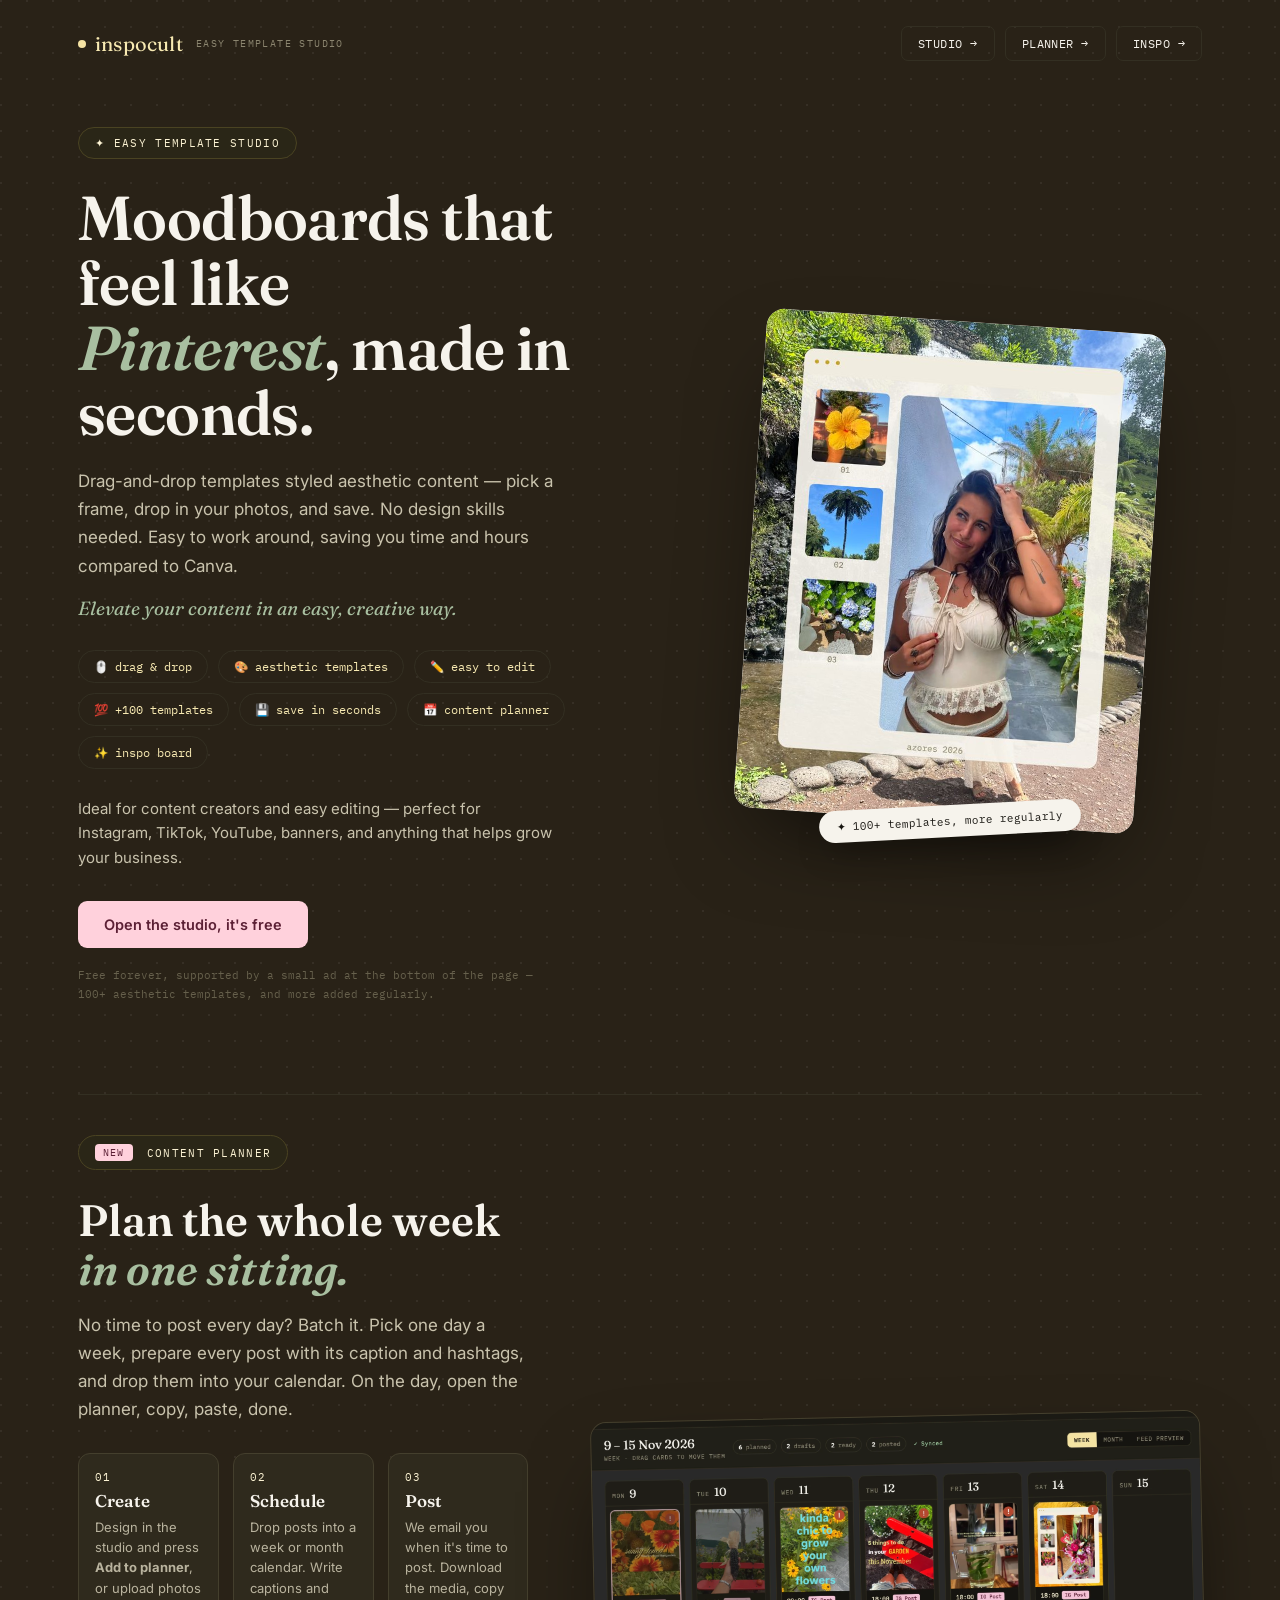
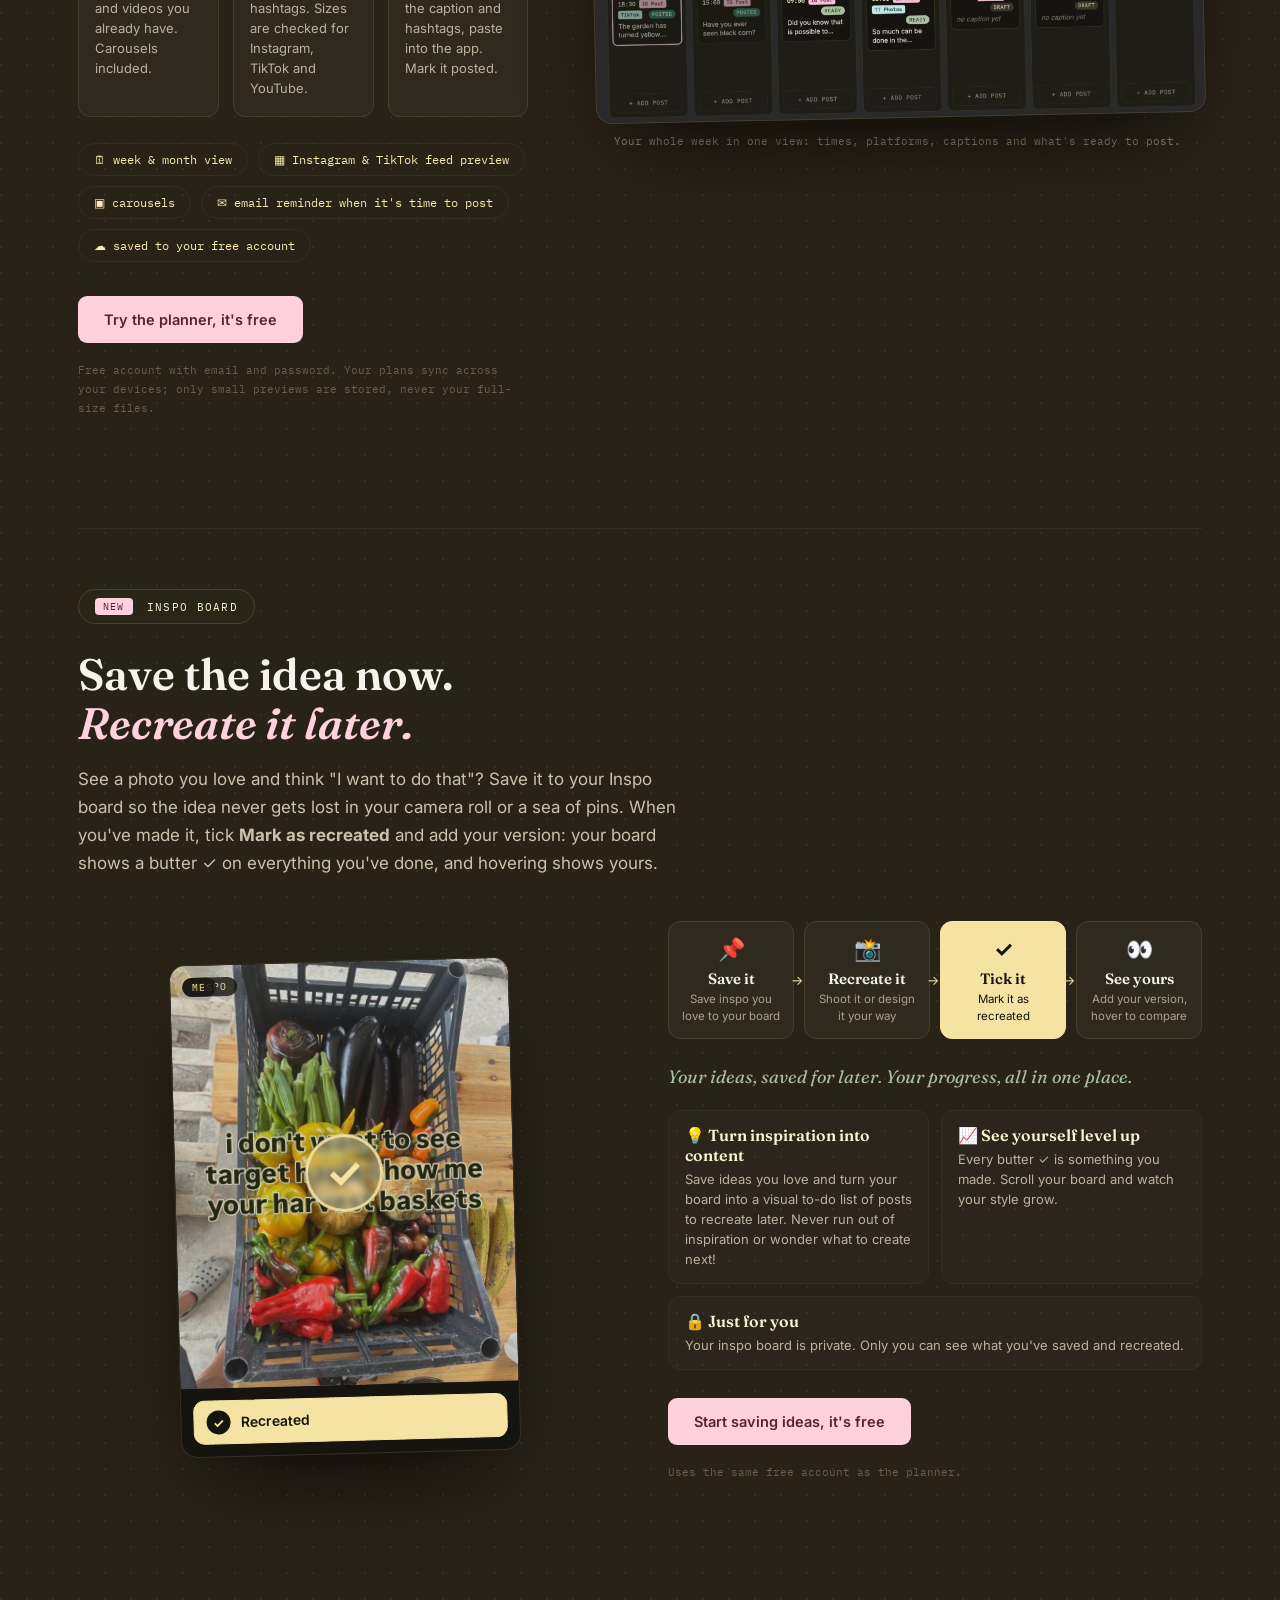
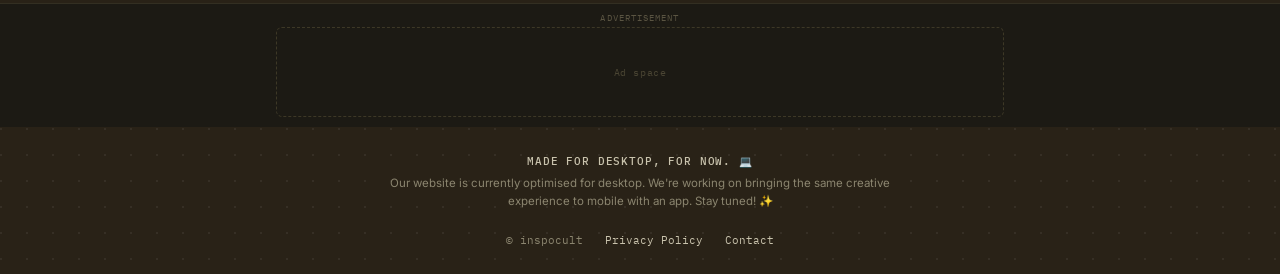
<file: index.html>
<!DOCTYPE html>
<html lang="en">
<head>
<meta charset="UTF-8">
<script async src="https://pagead2.googlesyndication.com/pagead/js/adsbygoogle.js?client=ca-pub-4805663093054929" crossorigin="anonymous"></script>
<meta name="viewport" content="width=device-width, initial-scale=1.0, viewport-fit=cover">
<title>inspocult — easy template studio</title>
<link rel="manifest" href="manifest.json">
<meta name="theme-color" content="#1a1710">
<link rel="icon" href="icon-192.png">
<link rel="apple-touch-icon" href="apple-touch-icon.png">
<meta name="apple-mobile-web-app-capable" content="yes">
<meta name="apple-mobile-web-app-title" content="inspocult">
<link rel="preconnect" href="https://fonts.googleapis.com">
<link href="https://fonts.googleapis.com/css2?family=Fraunces:opsz,wght@9..144,400;9..144,500;9..144,600&family=Inter:wght@400;500;600;700&family=IBM+Plex+Mono:wght@400;500&display=swap" rel="stylesheet">
<style>
  :root{
    --ink:#292217;
    --paper:#f6f3ec;
    --line:#332f22;
    --gold:#F5E3A3;      /* butter yellow (was mustard #c9a227) */
    --gold-dim:#FCF3D3;
    --brand-yellow:#F8EAB2;
    --brand-pink:#FFD1DC;
    --brand-pink-text:#5c2035;
    --brand-sage:#A8BFA0;
    --mono:'IBM Plex Mono', monospace;
    --display:'Fraunces', serif;
    --body:'Inter', sans-serif;
  }
  *{box-sizing:border-box;}
  html,body{margin:0; padding:0; height:100%;}
  body{
    background:var(--ink); color:var(--paper); font-family:var(--body);
    background-image: radial-gradient(circle at 1px 1px, rgba(255,255,255,.06) 1px, transparent 1px);
    background-size: 26px 26px;
  }

  .wrap{ max-width:1180px; margin:0 auto; padding:0 28px; }

  /* ---- nav ---- */
  nav{ display:flex; align-items:center; justify-content:space-between; padding:26px 0; }
  .brand{ display:flex; align-items:center; gap:9px; font-family:var(--display); font-size:20px; letter-spacing:.01em; color:var(--brand-yellow); }
  .brand .dot{ width:8px; height:8px; border-radius:50%; background:var(--gold); display:inline-block; }
  .brand small{ font-family:var(--mono); font-size:10px; text-transform:uppercase; letter-spacing:.14em; color:#8b856f; margin-left:4px; }
  nav a.tryit{
    font-family:var(--mono); font-size:11.5px; text-transform:uppercase; letter-spacing:.04em;
    color:var(--paper); text-decoration:none; border:1px solid var(--line); padding:9px 16px; border-radius:7px;
    transition:border-color .15s, color .15s;
  }
  nav a.tryit:hover{ border-color:var(--gold); color:var(--gold-dim); }

  /* ---- hero ---- */
  .hero{
    display:grid; grid-template-columns:1.05fr .95fr; gap:64px; align-items:center;
    min-height:78vh; padding:40px 0 80px;
  }
  .eyebrow{
    display:inline-flex; align-items:center; gap:8px;
    font-family:var(--mono); font-size:11px; letter-spacing:.12em; text-transform:uppercase;
    color:var(--gold-dim); background:#2a2617; border:1px solid #4a4322;
    padding:8px 16px; border-radius:999px; margin-bottom:26px;
  }
  h1{
    font-family:var(--display); font-weight:600; font-size:clamp(38px, 5vw, 62px);
    line-height:1.05; letter-spacing:-.01em; margin:0 0 22px; color:var(--paper);
  }
  h1 em{ font-style:italic; color:var(--brand-sage); }
  .sub{
    font-size:17px; line-height:1.65; color:#c9c3ad; max-width:480px; margin:0 0 30px;
  }
  .tagline{
    font-family:var(--display); font-style:italic; font-size:19px; color:var(--brand-sage);
    margin:-14px 0 30px;
  }
  .pills{ display:flex; flex-wrap:wrap; gap:10px; margin-bottom:34px; }
  .pill{
    font-family:var(--mono); font-size:11.5px; color:var(--brand-yellow);
    border:1px solid var(--line); border-radius:999px; padding:8px 15px;
    display:inline-flex; align-items:center; gap:7px;
  }
  .ctas{ display:flex; flex-wrap:wrap; gap:14px; margin-bottom:18px; }
  .btn{
    font-family:var(--body); font-weight:600; font-size:14.5px; text-decoration:none;
    padding:15px 26px; border-radius:9px; display:inline-flex; align-items:center; gap:8px;
    transition:transform .12s, opacity .15s;
  }
  .btn:hover{ transform:translateY(-1px); }
  .btn.primary{ background:var(--brand-pink); color:var(--brand-pink-text); }
  .btn.primary:hover{ background:#ffdfe7; }
  .btn.secondary{ background:transparent; color:var(--paper); border:1px solid var(--line); }
  .btn.secondary:hover{ border-color:var(--gold); color:var(--gold-dim); }
  .fineprint{ font-family:var(--mono); font-size:11px; color:#66604c; line-height:1.7; max-width:460px; }

  /* ---- signature visual: tilted moodboard grid ---- */
  .visual{ position:relative; display:flex; align-items:center; justify-content:center; }
  .grid-frame{
    width:100%; max-width:400px; aspect-ratio:4/5;
    transform:rotate(4deg);
    border-radius:18px; overflow:hidden; box-shadow:0 40px 90px -30px rgba(0,0,0,.7);
    display:grid; grid-template-columns:1fr 1fr; grid-template-rows:1fr 1fr 1fr; gap:3px;
    background:#0e0d0a; padding:3px;
  }
  .tile{ border-radius:6px; }
  .t1{ background:linear-gradient(135deg,#e8c874,#c9772f 55%,#5a2c14); }
  .t2{ background:linear-gradient(135deg,#8fd3c7,#2f6f62 55%,#123b34); }
  .t3{ background:linear-gradient(135deg,#f2b8c6,#c9577a 55%,#4a1c2e); grid-column:1/3; }
  .t4{ background:linear-gradient(135deg,#c8d98f,#5f7a2f 55%,#242c0f); }
  .t5{ background:linear-gradient(135deg,#b39ddb,#5e4b8a 55%,#241b3f); }
  .badge-float{
    position:absolute; bottom:-16px; left:50%; transform:translateX(-50%) rotate(-3deg);
    background:var(--paper); color:#16140f; font-family:var(--mono); font-size:11px;
    padding:9px 18px; border-radius:999px; box-shadow:0 14px 30px -10px rgba(0,0,0,.5);
    white-space:nowrap;
  }

  @media (max-width: 860px){
    .hero{ grid-template-columns:1fr; gap:56px; padding-top:20px; text-align:left; }
    .visual{ order:-1; max-width:280px; margin:0 auto; }
  }

  /* ---- planner intro ---- */
  .planner-sec{ padding:40px 0 100px; border-top:1px solid var(--line); }
  .planner-grid{ display:grid; grid-template-columns:.85fr 1.15fr; gap:64px; align-items:center; }
  .new-tag{ display:inline-block; font-family:var(--mono); font-size:10px; letter-spacing:.12em; background:var(--brand-pink); color:var(--brand-pink-text); padding:2px 8px; border-radius:4px; margin-right:6px; }
  h2.sec-title{ font-family:var(--display); font-weight:600; font-size:clamp(30px, 3.6vw, 44px); line-height:1.1; margin:0 0 18px; }
  h2.sec-title em{ font-style:italic; color:var(--brand-sage); }
  .steps{ display:grid; grid-template-columns:repeat(3,1fr); gap:14px; margin:30px 0 26px; }
  .step{ background:#2f2a1d; border:1px solid #443f2d; border-radius:12px; padding:16px 16px 18px; }
  .step .n{ font-family:var(--mono); font-size:11px; color:var(--gold-dim); letter-spacing:.1em; }
  .step h3{ font-family:var(--display); font-weight:600; font-size:17px; margin:6px 0 6px; color:var(--paper); }
  .step p{ margin:0; font-size:13px; line-height:1.55; color:#b9b39e; }

  /* real planner screenshot */
  .planner-shot{ margin:0; }
  .planner-shot img{ display:block; width:100%; height:auto; border-radius:16px; border:1px solid #443f2d; box-shadow:0 40px 90px -30px rgba(0,0,0,.75); transform:rotate(-1.2deg); }
  .planner-shot figcaption{ margin-top:16px; text-align:center; font-family:var(--mono); font-size:11px; color:#8b856f; }
  @media (max-width: 860px){ .planner-shot img{ transform:none; } }

  /* little week-calendar illustration (pure CSS) */
  .week-demo{ background:#1c1a14; border:1px solid #443f2d; border-radius:16px; padding:16px; box-shadow:0 40px 90px -30px rgba(0,0,0,.7); transform:rotate(-2deg); }
  .wd-head{ display:flex; justify-content:space-between; align-items:center; margin-bottom:12px; font-family:var(--display); font-size:17px; }
  .wd-head span{ font-family:var(--mono); font-size:10px; color:#9fd3a2; }
  .wd-days{ display:grid; grid-template-columns:repeat(7,1fr); gap:6px; }
  .wd-day{ background:#24211a; border:1px solid #332f22; border-radius:8px; padding:6px 5px 8px; min-height:170px; display:flex; flex-direction:column; gap:6px; }
  .wd-day b{ font-family:var(--mono); font-size:9px; font-weight:500; color:#8b856f; letter-spacing:.08em; }
  .wd-day.today{ border-color:var(--gold); }
  .wd-post{ border-radius:5px; aspect-ratio:4/5; position:relative; }
  .wd-post.tall{ aspect-ratio:9/14; }
  .wd-post i{ position:absolute; left:3px; bottom:3px; font-style:normal; font-family:var(--mono); font-size:7.5px; padding:1px 3px; border-radius:2px; }
  .wd-post .ig{ background:#f3c1d6; color:#5c2035; }
  .wd-post .tt{ background:#bfe7e4; color:#173f3c; }
  .wd-post .yt{ background:#f5c7b8; color:#5a2414; }
  .wd-post.multi{ box-shadow:3px -3px 0 -1px #5a5136; }
  .wd-copy{ display:flex; gap:8px; margin-top:12px; }
  .wd-copy span{ flex:1; text-align:center; font-family:var(--mono); font-size:9.5px; text-transform:uppercase; letter-spacing:.05em; padding:7px 4px; border-radius:6px; border:1px solid #443f2d; color:#c9c3ad; }
  .wd-copy span.pk{ background:var(--brand-pink); color:var(--brand-pink-text); border-color:var(--brand-pink); }

  @media (max-width: 860px){
    .planner-grid{ grid-template-columns:1fr; gap:48px; }
    .steps{ grid-template-columns:1fr; }
    .week-demo{ transform:none; }
    .wd-day{ min-height:120px; }
  }

  /* ---- inspo section ---- */
  .inspo-sec{ padding:60px 0 110px; border-top:1px solid var(--line); position:relative; }
  .inspo-head{ max-width:760px; margin:0 0 44px; text-align:left; }
  .inspo-head .sub{ max-width:620px; }
  .inspo-head h2 em{ font-style:italic; color:var(--brand-pink); }
  .inspo-main{ display:grid; grid-template-columns:1fr 1fr; gap:56px; align-items:center; }

  /* board demo: one card playing the flow — inspo, tick it, then your version */
  .board-demo{ max-width:340px; margin:0 auto; }
  .bd-card{ background:#16140f; border:1px solid #332f22; border-radius:16px; overflow:hidden; box-shadow:0 40px 90px -30px rgba(0,0,0,.75); transform:rotate(-1.5deg); }
  .bd-pic{ position:relative; aspect-ratio:4/5; overflow:hidden; background:#2a2720; }
  .bd-pic .l{ position:absolute; inset:0; width:100%; height:100%; object-fit:cover; display:block; }
  .bd-me{ animation:bdMe 7s ease-in-out infinite; }
  .bd-ck{ position:absolute; inset:0; display:flex; align-items:center; justify-content:center; background:rgba(22,20,15,.16); animation:bdCk 7s ease-in-out infinite; }
  .bd-ck span{ width:78px; height:78px; border-radius:50%; display:flex; align-items:center; justify-content:center; font-size:42px; font-weight:700; color:#F5E3A3; background:rgba(245,227,163,.30); border:3px solid rgba(245,227,163,.9); backdrop-filter:blur(3px); -webkit-backdrop-filter:blur(3px); text-shadow:0 2px 8px rgba(0,0,0,.35); }
  .bd-tag{ position:absolute; top:12px; left:12px; z-index:2; font-family:var(--mono); font-size:10px; letter-spacing:.1em; text-transform:uppercase; background:rgba(22,20,15,.8); color:var(--gold); padding:3px 10px; border-radius:12px; }
  .bd-tag.t-inspo{ animation:bdNotMe 7s ease-in-out infinite; }
  .bd-tag.me{ animation:bdMe 7s ease-in-out infinite; }
  .bd-meta{ padding:12px; }
  .bd-toggles{ position:relative; height:44px; }
  .bd-toggle{ position:absolute; inset:0; display:flex; align-items:center; gap:10px; padding:0 12px; border-radius:11px; border:1.5px dashed rgba(245,227,163,.5); color:var(--gold-dim); font-weight:600; font-size:14px; }
  .bd-toggle .box{ width:24px; height:24px; border-radius:50%; border:2px solid var(--gold); display:flex; align-items:center; justify-content:center; font-size:13px; font-weight:700; }
  .bd-toggle.on{ border:1.5px solid var(--gold); background:var(--gold); color:#16140f; }
  .bd-toggle.on .box{ background:#16140f; border-color:#16140f; color:var(--gold); }
  .bd-toggle.t-off{ animation:bdOff 7s ease-in-out infinite; }
  .bd-toggle.t-on{ animation:bdOn 7s ease-in-out infinite; }
  /* timeline: 0–28% inspo · 32–55% ticked (✓ over inspo) · 62–92% your version · back */
  @keyframes bdOff{ 0%,28%{ opacity:1; } 32%,94%{ opacity:0; } 100%{ opacity:1; } }
  @keyframes bdOn{  0%,28%{ opacity:0; } 32%,94%{ opacity:1; } 100%{ opacity:0; } }
  @keyframes bdCk{  0%,28%{ opacity:0; } 32%,55%{ opacity:1; } 62%,100%{ opacity:0; } }
  @keyframes bdMe{  0%,55%{ opacity:0; } 62%,92%{ opacity:1; } 98%,100%{ opacity:0; } }
  @keyframes bdNotMe{ 0%,55%{ opacity:1; } 62%,92%{ opacity:0; } 98%,100%{ opacity:1; } }
  @media (prefers-reduced-motion: reduce){ .bd-me, .bd-tag.me, .bd-toggle.t-off{ animation:none; opacity:0; } .bd-ck, .bd-toggle.t-on, .bd-tag.t-inspo{ animation:none; opacity:1; } }

  /* 4 steps */
  .flow{ display:grid; grid-template-columns:repeat(4,1fr); gap:10px; margin:0 0 26px; counter-reset:f; }
  .flow div{ background:#2f2a1d; border:1px solid #443f2d; border-radius:12px; padding:14px 12px; text-align:center; position:relative; }
  .flow div:not(:last-child)::after{ content:"→"; position:absolute; right:-10px; top:50%; transform:translateY(-50%); color:var(--gold); font-size:13px; z-index:1; }
  .flow b{ display:block; font-size:22px; margin-bottom:6px; }
  .flow .hl b{ color:var(--ink); }
  .flow span{ font-family:var(--display); font-weight:600; font-size:15px; color:var(--paper); }
  .flow small{ display:block; margin-top:3px; font-size:11.5px; color:#a9a38e; line-height:1.4; }
  .flow .hl{ background:var(--gold); border-color:var(--gold); }
  .flow .hl span, .flow .hl small, .flow .hl b{ color:#16140f; }

  /* why it's useful */
  .why{ display:grid; grid-template-columns:1fr 1fr; gap:12px; margin-bottom:28px; }
  .why div:last-child:nth-child(odd){ grid-column:1 / -1; }
  .why div{ border:1px solid var(--line); border-radius:12px; padding:14px 16px; background:rgba(255,255,255,.015); }
  .why h3{ margin:0 0 4px; font-family:var(--display); font-weight:600; font-size:16px; color:var(--gold-dim); }
  .why p{ margin:0; font-size:13px; line-height:1.55; color:#b9b39e; }
  .quote-line{ font-family:var(--display); font-style:italic; font-size:18px; color:var(--brand-sage); margin:0 0 22px; }

  @media (max-width: 860px){
    .inspo-main{ grid-template-columns:1fr; gap:40px; }
    .bd-card{ transform:none; }
    .flow{ grid-template-columns:1fr 1fr; }
    .flow div:nth-child(2)::after{ display:none; }
    .why{ grid-template-columns:1fr; }
  }

  /* ---- footer ---- */
  .desktop-note{ max-width:560px; margin:0 auto; padding:26px 20px 0; text-align:center; font-size:11.5px; line-height:1.6; color:#8b856f; }
  .desktop-note b{ display:block; font-family:var(--mono); font-size:10.5px; font-weight:500; letter-spacing:.08em; text-transform:uppercase; color:#c9c3ad; margin-bottom:4px; }
  .site-footer{ display:flex; flex-wrap:wrap; justify-content:center; gap:8px 22px; padding:22px 20px 26px; font-family:var(--mono); font-size:11px; color:#8b856f; }
  .site-footer a{ color:#c9c3ad; text-decoration:none; border-bottom:1px solid transparent; }
  .site-footer a:hover{ color:var(--gold-dim); border-bottom-color:var(--gold-dim); }

  /* ---------- Bottom ad (one banner per page / tab) ---------- */
  .site-ad-bar{ display:flex; flex-direction:column; align-items:center; gap:4px; padding:8px 12px 10px; border-top:1px solid #332f22; background:#1c1a14; }
  .site-ad-label{ font-family:'IBM Plex Mono', monospace; font-size:9px; letter-spacing:.12em; text-transform:uppercase; color:#5a5442; }
  .site-ad-box{ position:relative; display:flex; align-items:center; justify-content:center; max-width:100%; outline:1px dashed #3d3826; outline-offset:-1px; border-radius:6px; overflow:hidden; }
  .site-ad-box, .site-ad{ width:728px; height:90px; }
  .site-ad{ display:inline-block; position:relative; z-index:1; flex-shrink:0; }
  .site-ad-ph{ position:absolute; font-family:'IBM Plex Mono', monospace; font-size:10px; color:#4a4533; letter-spacing:.06em; pointer-events:none; }
  .site-ad-box:has(.site-ad[data-ad-status="filled"]) .site-ad-ph{ display:none; }
  .site-ad-box:has(.site-ad[data-ad-status="filled"]){ outline-color:transparent; }
  @media (max-width:760px){ .site-ad-box, .site-ad{ width:320px; height:50px; } .site-ad-bar{ padding:5px 8px 6px; } }
</style>
</head>
<body>

  <div class="wrap">
    <nav>
      <a class="brand" href="index.html" style="text-decoration:none"><span class="dot"></span>inspocult <small>easy template studio</small></a>
      <div style="display:flex;gap:10px;flex-wrap:wrap;justify-content:flex-end">
        <a class="tryit" href="template-studio.html">Studio →</a>
        <a class="tryit" href="template-studio.html#planner">Planner →</a>
        <a class="tryit" href="template-studio.html#inspo">Inspo →</a>
      </div>
    </nav>

    <div class="hero">
      <div>
        <div class="eyebrow">✦ EASY TEMPLATE STUDIO</div>
        <h1>Moodboards that feel like<br><em>Pinterest</em>, made in seconds.</h1>
        <p class="sub">Drag-and-drop templates styled aesthetic content — pick a frame, drop in your photos, and save. No design skills needed. Easy to work around, saving you time and hours compared to Canva.</p>
        <p class="tagline">Elevate your content in an easy, creative way.</p>
        <div class="pills">
          <span class="pill">🖱️ drag &amp; drop</span>
          <span class="pill">🎨 aesthetic templates</span>
          <span class="pill">✏️ easy to edit</span>
          <span class="pill">💯 +100 templates</span>
          <span class="pill">💾 save in seconds</span>
          <span class="pill">📅 content planner</span>
          <span class="pill">✨ inspo board</span>
        </div>
        <p class="sub" style="font-size:15px; margin-top:-6px;">Ideal for content creators and easy editing — perfect for Instagram, TikTok, YouTube, banners, and anything that helps grow your business.</p>
        <div class="ctas">
          <a class="btn primary" href="template-studio.html" id="tryFreeBtn">Open the studio, it's free</a>
        </div>
        <p class="fineprint">Free forever, supported by a small ad at the bottom of the page — 100+ aesthetic templates, and more added regularly.</p>
      </div>

      <div class="visual">
        <div class="grid-frame" style="display:block; padding:0; background:#f2ede0;">
          <img src="[data-uri]" alt="A real Contact Sheet template made in inspocult" width="100%" height="100%" style="display:block; width:100%; height:100%; object-fit:cover;">
        </div>
        <div class="badge-float">✦ 100+ templates, more regularly</div>
      </div>
    </div>

    <section class="planner-sec" id="planner">
      <div class="planner-grid">
        <div>
          <div class="eyebrow"><span class="new-tag">NEW</span> CONTENT PLANNER</div>
          <h2 class="sec-title">Plan the whole week<br><em>in one sitting.</em></h2>
          <p class="sub">No time to post every day? Batch it. Pick one day a week, prepare every post with its caption and hashtags, and drop them into your calendar. On the day, open the planner, copy, paste, done.</p>
          <div class="steps">
            <div class="step"><div class="n">01</div><h3>Create</h3><p>Design in the studio and press <b>Add to planner</b>, or upload photos and videos you already have. Carousels included.</p></div>
            <div class="step"><div class="n">02</div><h3>Schedule</h3><p>Drop posts into a week or month calendar. Write captions and hashtags. Sizes are checked for Instagram, TikTok and YouTube.</p></div>
            <div class="step"><div class="n">03</div><h3>Post</h3><p>We email you when it's time to post. Download the media, copy the caption and hashtags, paste into the app. Mark it posted.</p></div>
          </div>
          <div class="pills">
            <span class="pill">🗓 week &amp; month view</span>
            <span class="pill">▦ Instagram &amp; TikTok feed preview</span>
            <span class="pill">▣ carousels</span>
            <span class="pill">✉ email reminder when it's time to post</span>
            <span class="pill">☁ saved to your free account</span>
          </div>
          <div class="ctas">
            <a class="btn primary" href="template-studio.html#planner">Try the planner, it's free</a>
          </div>
          <p class="fineprint">Free account with email and password. Your plans sync across your devices; only small previews are stored, never your full-size files.</p>
        </div>

        <figure class="planner-shot">
          <img src="planner-preview.webp" width="2000" height="989" loading="lazy"
               alt="The inspocult content planner: a week of posts with posting times, Instagram and TikTok formats, statuses and captions">
          <figcaption>Your whole week in one view: times, platforms, captions and what's ready to post.</figcaption>
        </figure>
      </div>
    </section>

    <section class="inspo-sec" id="inspo">
      <div class="inspo-head">
        <div class="eyebrow"><span class="new-tag">NEW</span> INSPO BOARD</div>
        <h2 class="sec-title">Save the idea now.<br><em>Recreate it later.</em></h2>
        <p class="sub">See a photo you love and think "I want to do that"? Save it to your Inspo board so the idea never gets lost in your camera roll or a sea of pins. When you've made it, tick <b>Mark as recreated</b> and add your version: your board shows a butter ✓ on everything you've done, and hovering shows yours.</p>
      </div>

      <div class="inspo-main">
        <div>
          <div class="board-demo" aria-hidden="true">
            <div class="bd-card">
              <div class="bd-pic">
                <img class="l" src="inspo-demo-inspo.jpg" alt="" width="720" height="900" loading="lazy">
                <img class="l bd-me" src="inspo-demo-me.jpg" alt="" width="720" height="899" loading="lazy">
                <span class="bd-tag t-inspo">inspo</span><span class="bd-tag me">me</span>
                <div class="bd-ck"><span>✓</span></div>
              </div>
              <div class="bd-meta">
                <div class="bd-toggles">
                  <div class="bd-toggle t-off"><span class="box"></span>Mark as recreated</div>
                  <div class="bd-toggle on t-on"><span class="box">✓</span>Recreated</div>
                </div>
              </div>
            </div>
          </div>
        </div>

        <div>
          <div class="flow">
            <div><b>📌</b><span>Save it</span><small>Save inspo you love to your board</small></div>
            <div><b>📸</b><span>Recreate it</span><small>Shoot it or design it your way</small></div>
            <div class="hl"><b>✓</b><span>Tick it</span><small>Mark it as recreated</small></div>
            <div><b>👀</b><span>See yours</span><small>Add your version, hover to compare</small></div>
          </div>

          <p class="quote-line">Your ideas, saved for later. Your progress, all in one place.</p>

          <div class="why">
            <div><h3>💡 Turn inspiration into content</h3><p>Save ideas you love and turn your board into a visual to-do list of posts to recreate later. Never run out of inspiration or wonder what to create next!</p></div>
            <div><h3>📈 See yourself level up</h3><p>Every butter ✓ is something you made. Scroll your board and watch your style grow.</p></div>
            <div><h3>🔒 Just for you</h3><p>Your inspo board is private. Only you can see what you've saved and recreated.</p></div>
          </div>

          <div class="ctas">
            <a class="btn primary" href="template-studio.html#inspo">Start saving ideas, it's free</a>
          </div>
          <p class="fineprint">Uses the same free account as the planner.</p>
        </div>
      </div>
    </section>
  </div>

  <div class="site-ad-bar">
    <div class="site-ad-label">Advertisement</div>
    <div class="site-ad-box"><span class="site-ad-ph">Ad space</span>
      <ins class="adsbygoogle site-ad" data-ad-client="ca-pub-4805663093054929" data-ad-slot="0000000002"></ins>
    </div>
  </div>
  <script>try { (window.adsbygoogle = window.adsbygoogle || []).push({}); } catch(e) {}</script>



  <p class="desktop-note"><b>Made for desktop, for now. 💻</b>Our website is currently optimised for desktop. We're working on bringing the same creative experience to mobile with an app. Stay tuned! ✨</p>
  <footer class="site-footer">
    <span>© inspocult</span>
    <a href="privacy-policy.html">Privacy Policy</a>
    <a href="mailto:shopinspocult@gmail.com">Contact</a>
  </footer>

</body>
</html>
</file>
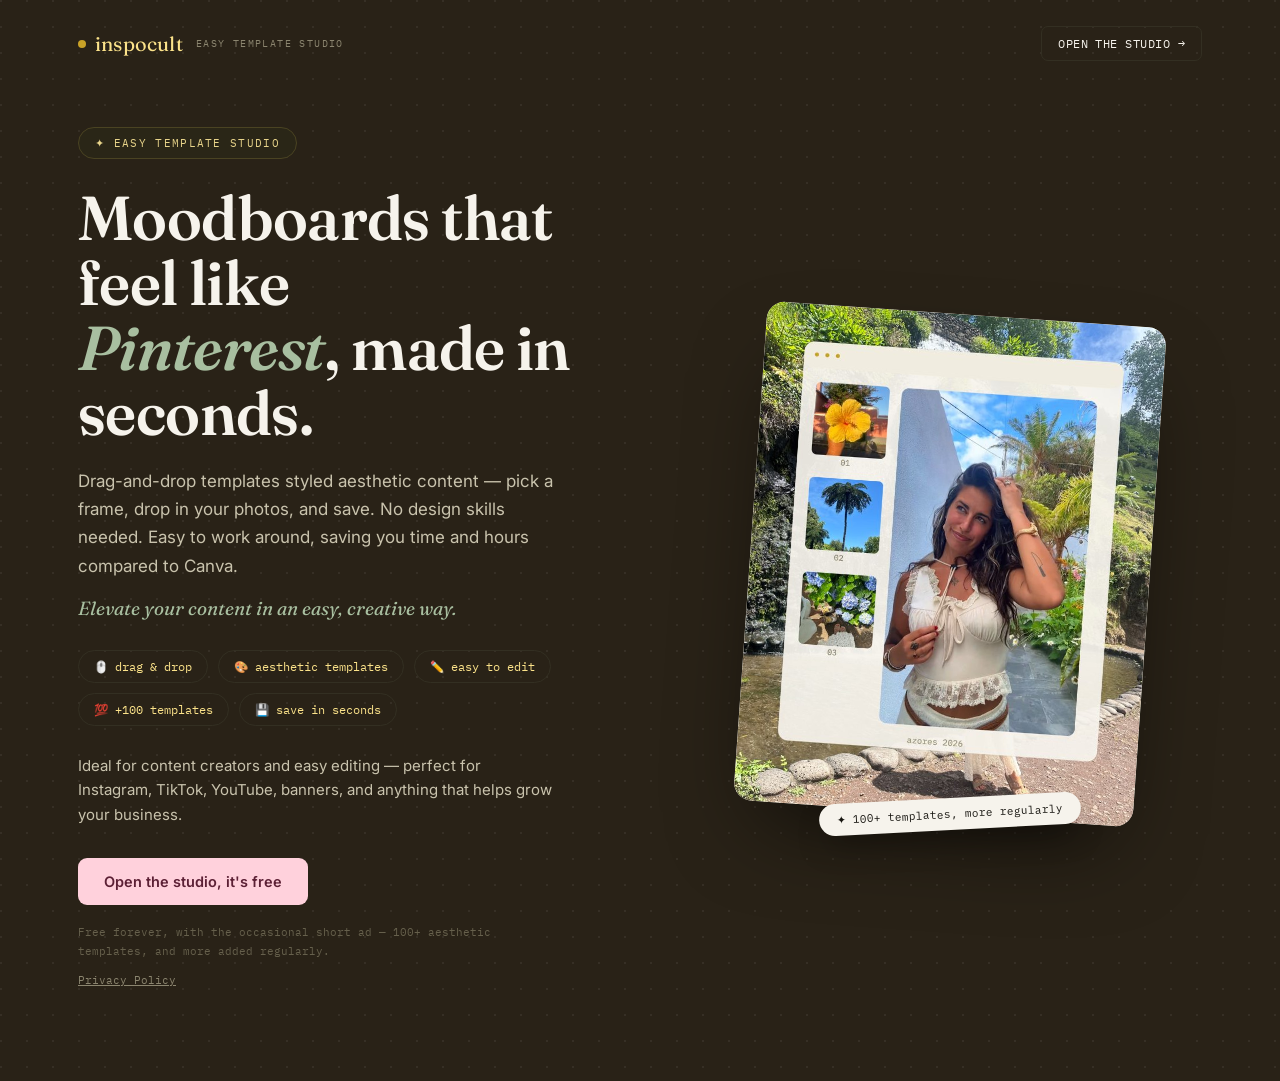
<file: inspocult-landing.html>
<!DOCTYPE html>
<html lang="en">
<head>
<meta charset="UTF-8">
<meta name="viewport" content="width=device-width, initial-scale=1.0">
<title>inspocult — easy template studio</title>
<link rel="preconnect" href="https://fonts.googleapis.com">
<link href="https://fonts.googleapis.com/css2?family=Fraunces:opsz,wght@9..144,400;9..144,500;9..144,600&family=Inter:wght@400;500;600;700&family=IBM+Plex+Mono:wght@400;500&display=swap" rel="stylesheet">
<style>
  :root{
    --ink:#292217;
    --paper:#f6f3ec;
    --line:#332f22;
    --gold:#c9a227;
    --gold-dim:#e8d48a;
    --brand-yellow:#FCE38A;
    --brand-pink:#FFD1DC;
    --brand-pink-text:#5c2035;
    --brand-sage:#A8BFA0;
    --mono:'IBM Plex Mono', monospace;
    --display:'Fraunces', serif;
    --body:'Inter', sans-serif;
  }
  *{box-sizing:border-box;}
  html,body{margin:0; padding:0; height:100%;}
  body{
    background:var(--ink); color:var(--paper); font-family:var(--body);
    background-image: radial-gradient(circle at 1px 1px, rgba(255,255,255,.06) 1px, transparent 1px);
    background-size: 26px 26px;
  }

  .wrap{ max-width:1180px; margin:0 auto; padding:0 28px; }

  /* ---- nav ---- */
  nav{ display:flex; align-items:center; justify-content:space-between; padding:26px 0; }
  .brand{ display:flex; align-items:center; gap:9px; font-family:var(--display); font-size:20px; letter-spacing:.01em; color:var(--brand-yellow); }
  .brand .dot{ width:8px; height:8px; border-radius:50%; background:var(--gold); display:inline-block; }
  .brand small{ font-family:var(--mono); font-size:10px; text-transform:uppercase; letter-spacing:.14em; color:#8b856f; margin-left:4px; }
  nav a.tryit{
    font-family:var(--mono); font-size:11.5px; text-transform:uppercase; letter-spacing:.04em;
    color:var(--paper); text-decoration:none; border:1px solid var(--line); padding:9px 16px; border-radius:7px;
    transition:border-color .15s, color .15s;
  }
  nav a.tryit:hover{ border-color:var(--gold); color:var(--gold-dim); }

  /* ---- hero ---- */
  .hero{
    display:grid; grid-template-columns:1.05fr .95fr; gap:64px; align-items:center;
    min-height:78vh; padding:40px 0 80px;
  }
  .eyebrow{
    display:inline-flex; align-items:center; gap:8px;
    font-family:var(--mono); font-size:11px; letter-spacing:.12em; text-transform:uppercase;
    color:var(--gold-dim); background:#2a2617; border:1px solid #4a4322;
    padding:8px 16px; border-radius:999px; margin-bottom:26px;
  }
  h1{
    font-family:var(--display); font-weight:600; font-size:clamp(38px, 5vw, 62px);
    line-height:1.05; letter-spacing:-.01em; margin:0 0 22px; color:var(--paper);
  }
  h1 em{ font-style:italic; color:var(--brand-sage); }
  .sub{
    font-size:17px; line-height:1.65; color:#c9c3ad; max-width:480px; margin:0 0 30px;
  }
  .tagline{
    font-family:var(--display); font-style:italic; font-size:19px; color:var(--brand-sage);
    margin:-14px 0 30px;
  }
  .pills{ display:flex; flex-wrap:wrap; gap:10px; margin-bottom:34px; }
  .pill{
    font-family:var(--mono); font-size:11.5px; color:var(--brand-yellow);
    border:1px solid var(--line); border-radius:999px; padding:8px 15px;
    display:inline-flex; align-items:center; gap:7px;
  }
  .ctas{ display:flex; flex-wrap:wrap; gap:14px; margin-bottom:18px; }
  .btn{
    font-family:var(--body); font-weight:600; font-size:14.5px; text-decoration:none;
    padding:15px 26px; border-radius:9px; display:inline-flex; align-items:center; gap:8px;
    transition:transform .12s, opacity .15s;
  }
  .btn:hover{ transform:translateY(-1px); }
  .btn.primary{ background:var(--brand-pink); color:var(--brand-pink-text); }
  .btn.primary:hover{ background:#ffdfe7; }
  .btn.secondary{ background:transparent; color:var(--paper); border:1px solid var(--line); }
  .btn.secondary:hover{ border-color:var(--gold); color:var(--gold-dim); }
  .fineprint{ font-family:var(--mono); font-size:11px; color:#66604c; line-height:1.7; max-width:460px; }

  /* ---- signature visual: tilted moodboard grid ---- */
  .visual{ position:relative; display:flex; align-items:center; justify-content:center; }
  .grid-frame{
    width:100%; max-width:400px; aspect-ratio:4/5;
    transform:rotate(4deg);
    border-radius:18px; overflow:hidden; box-shadow:0 40px 90px -30px rgba(0,0,0,.7);
    display:grid; grid-template-columns:1fr 1fr; grid-template-rows:1fr 1fr 1fr; gap:3px;
    background:#0e0d0a; padding:3px;
  }
  .tile{ border-radius:6px; }
  .t1{ background:linear-gradient(135deg,#e8c874,#c9772f 55%,#5a2c14); }
  .t2{ background:linear-gradient(135deg,#8fd3c7,#2f6f62 55%,#123b34); }
  .t3{ background:linear-gradient(135deg,#f2b8c6,#c9577a 55%,#4a1c2e); grid-column:1/3; }
  .t4{ background:linear-gradient(135deg,#c8d98f,#5f7a2f 55%,#242c0f); }
  .t5{ background:linear-gradient(135deg,#b39ddb,#5e4b8a 55%,#241b3f); }
  .badge-float{
    position:absolute; bottom:-16px; left:50%; transform:translateX(-50%) rotate(-3deg);
    background:var(--paper); color:#16140f; font-family:var(--mono); font-size:11px;
    padding:9px 18px; border-radius:999px; box-shadow:0 14px 30px -10px rgba(0,0,0,.5);
    white-space:nowrap;
  }

  @media (max-width: 860px){
    .hero{ grid-template-columns:1fr; gap:56px; padding-top:20px; text-align:left; }
    .visual{ order:-1; max-width:280px; margin:0 auto; }
  }
  #fullscreenAd{
    display:none; position:fixed; inset:0; z-index:10000;
    background:rgba(10,9,6,.92); backdrop-filter:blur(3px);
    align-items:center; justify-content:center; padding:20px;
  }
  #fullscreenAdCard{
    max-width:420px; width:100%; background:#332f22; border:1px solid #443f2d;
    border-radius:14px; padding:28px; box-shadow:0 30px 70px -20px rgba(0,0,0,.7); text-align:center;
  }
  #fsAdEyebrow{ font-family:var(--mono); font-size:11px; letter-spacing:.12em; text-transform:uppercase; color:#8b856f; margin-bottom:10px; }
  #fsAdSlot{ font-family:var(--body); font-size:13.5px; color:#c9c3ad; line-height:1.6; margin:14px 0 20px; }
  #fsAdProgressTrack{ height:4px; background:#0e0d0a; border-radius:2px; overflow:hidden; }
  #fsAdProgressBar{ height:100%; width:100%; background:var(--brand-pink); transform-origin:left; }
  #fsAdCountdownText{ font-family:var(--mono); font-size:11px; color:#8b856f; margin-top:12px; }
</style>
</head>
<body>

  <div class="wrap">
    <nav>
      <div class="brand"><span class="dot"></span>inspocult <small>easy template studio</small></div>
      <a class="tryit" href="template-studio.html">Open the studio →</a>
    </nav>

    <div class="hero">
      <div>
        <div class="eyebrow">✦ EASY TEMPLATE STUDIO</div>
        <h1>Moodboards that feel like<br><em>Pinterest</em>, made in seconds.</h1>
        <p class="sub">Drag-and-drop templates styled aesthetic content — pick a frame, drop in your photos, and save. No design skills needed. Easy to work around, saving you time and hours compared to Canva.</p>
        <p class="tagline">Elevate your content in an easy, creative way.</p>
        <div class="pills">
          <span class="pill">🖱️ drag &amp; drop</span>
          <span class="pill">🎨 aesthetic templates</span>
          <span class="pill">✏️ easy to edit</span>
          <span class="pill">💯 +100 templates</span>
          <span class="pill">💾 save in seconds</span>
        </div>
        <p class="sub" style="font-size:15px; margin-top:-6px;">Ideal for content creators and easy editing — perfect for Instagram, TikTok, YouTube, banners, and anything that helps grow your business.</p>
        <div class="ctas">
          <a class="btn primary" href="template-studio.html" id="tryFreeBtn">Open the studio, it's free</a>
        </div>
        <p class="fineprint">Free forever, with the occasional short ad — 100+ aesthetic templates, and more added regularly.</p>
        <p class="fineprint" style="margin-top:6px;"><a href="privacy-policy.html" style="color:#8b856f;">Privacy Policy</a></p>
      </div>

      <div class="visual">
        <div class="grid-frame" style="display:block; padding:0; background:#f2ede0;">
          <img src="[data-uri]" alt="A real Contact Sheet template made in inspocult" width="100%" height="100%" style="display:block; width:100%; height:100%; object-fit:cover;">
        </div>
        <div class="badge-float">✦ 100+ templates, more regularly</div>
      </div>
    </div>
  </div>

  <div id="fullscreenAd">
    <div id="fullscreenAdCard">
      <div id="fsAdEyebrow">ADVERTISEMENT</div>
      <div id="fsAdSlot">
        <div style="font-weight:600;color:#f0ead8;margin-bottom:4px;">Your sponsor's name here</div>
        <div>Replace this block with a real AdSense unit or a direct sponsor's image + link.</div>
      </div>
      <div id="fsAdProgressTrack"><div id="fsAdProgressBar"></div></div>
      <div id="fsAdCountdownText">Continuing in 5s…</div>
    </div>
  </div>

  <script>
    // Clicking through shows the same kind of ad the studio itself shows
    // before every export, right up front, so it's not a surprise once inside.
    const AD_DURATION_S = 5;
    document.getElementById('tryFreeBtn').addEventListener('click', function(e){
      e.preventDefault();
      const destination = this.getAttribute('href');
      const overlay = document.getElementById('fullscreenAd');
      const bar = document.getElementById('fsAdProgressBar');
      const countdownText = document.getElementById('fsAdCountdownText');
      overlay.style.display = 'flex';

      let remaining = AD_DURATION_S;
      countdownText.textContent = `Continuing in ${remaining}s…`;
      bar.style.transition = 'none';
      bar.style.transform = 'scaleX(1)';
      requestAnimationFrame(()=>{
        bar.style.transition = `transform ${AD_DURATION_S}s linear`;
        bar.style.transform = 'scaleX(0)';
      });
      const timer = setInterval(()=>{
        remaining -= 1;
        if(remaining <= 0){
          clearInterval(timer);
          window.location.href = destination;
        } else {
          countdownText.textContent = `Continuing in ${remaining}s…`;
        }
      }, 1000);
    });
  </script>

</body>
</html>
</file>
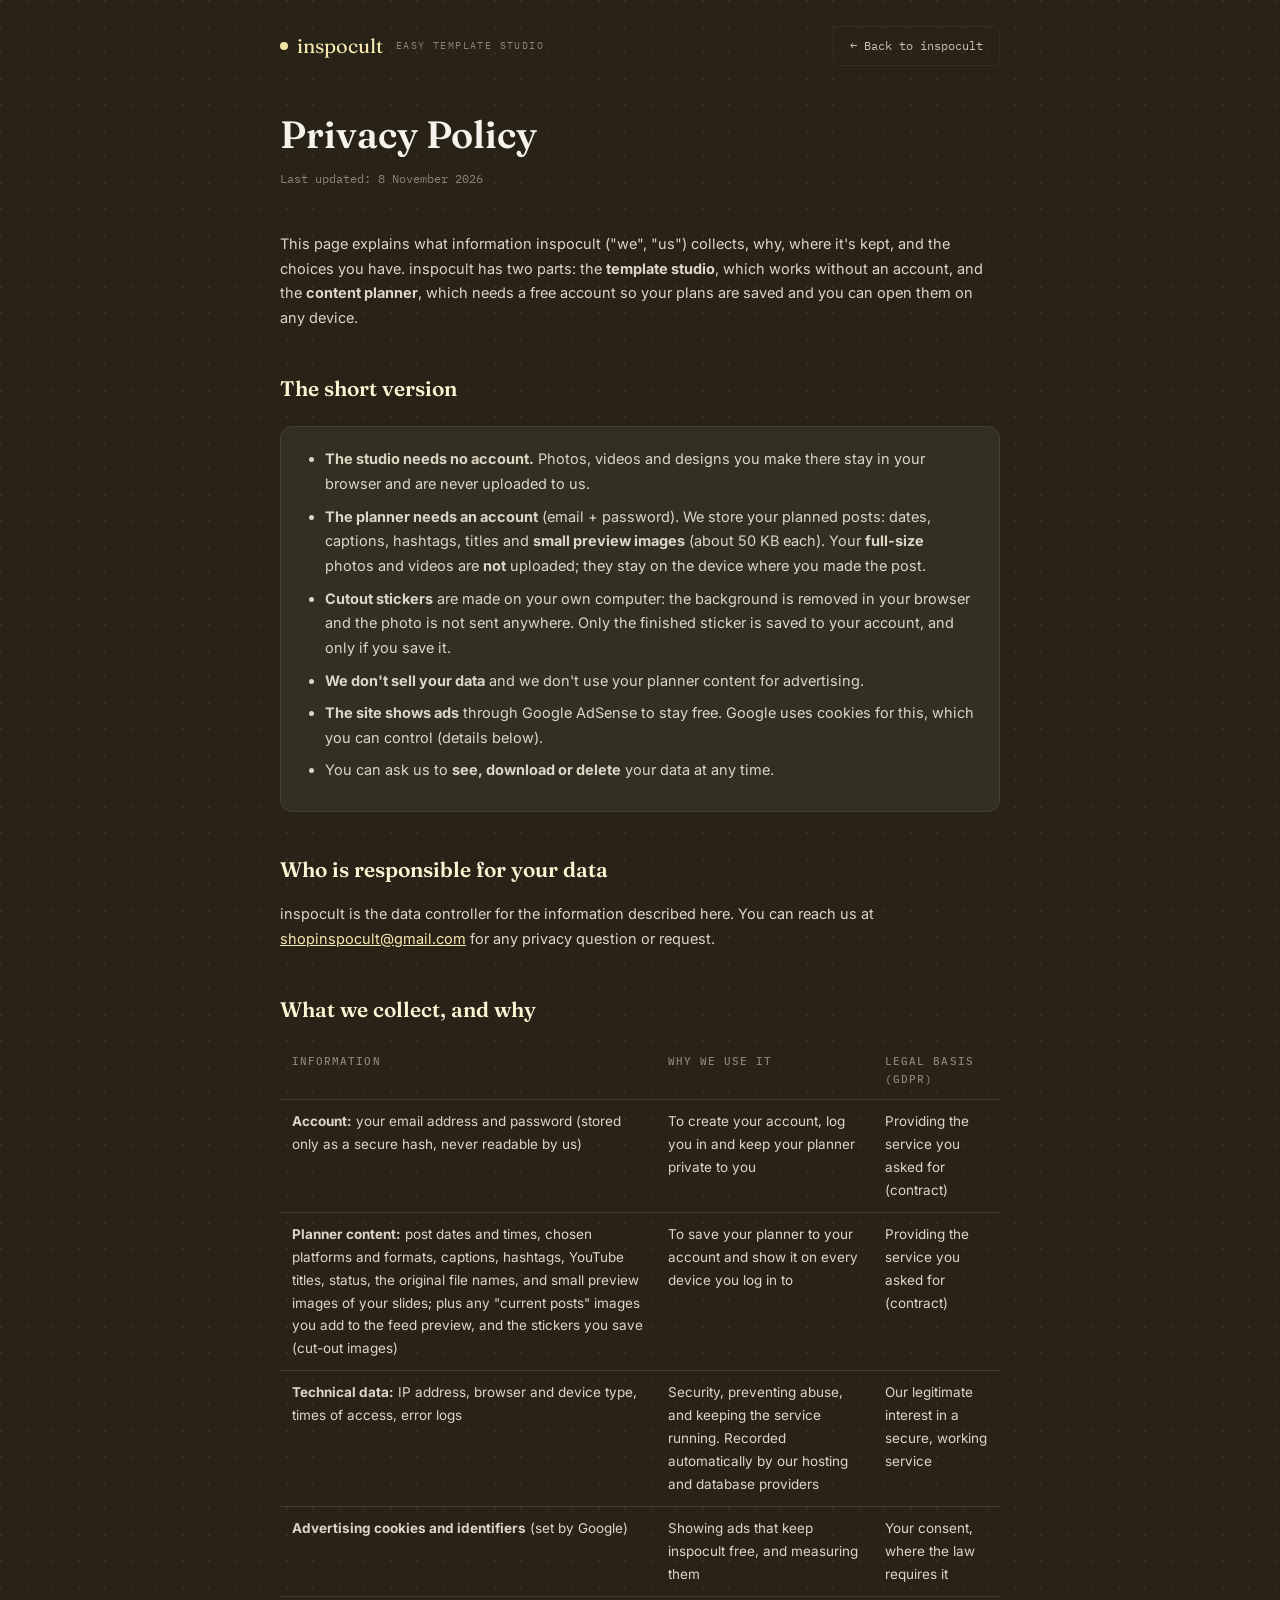
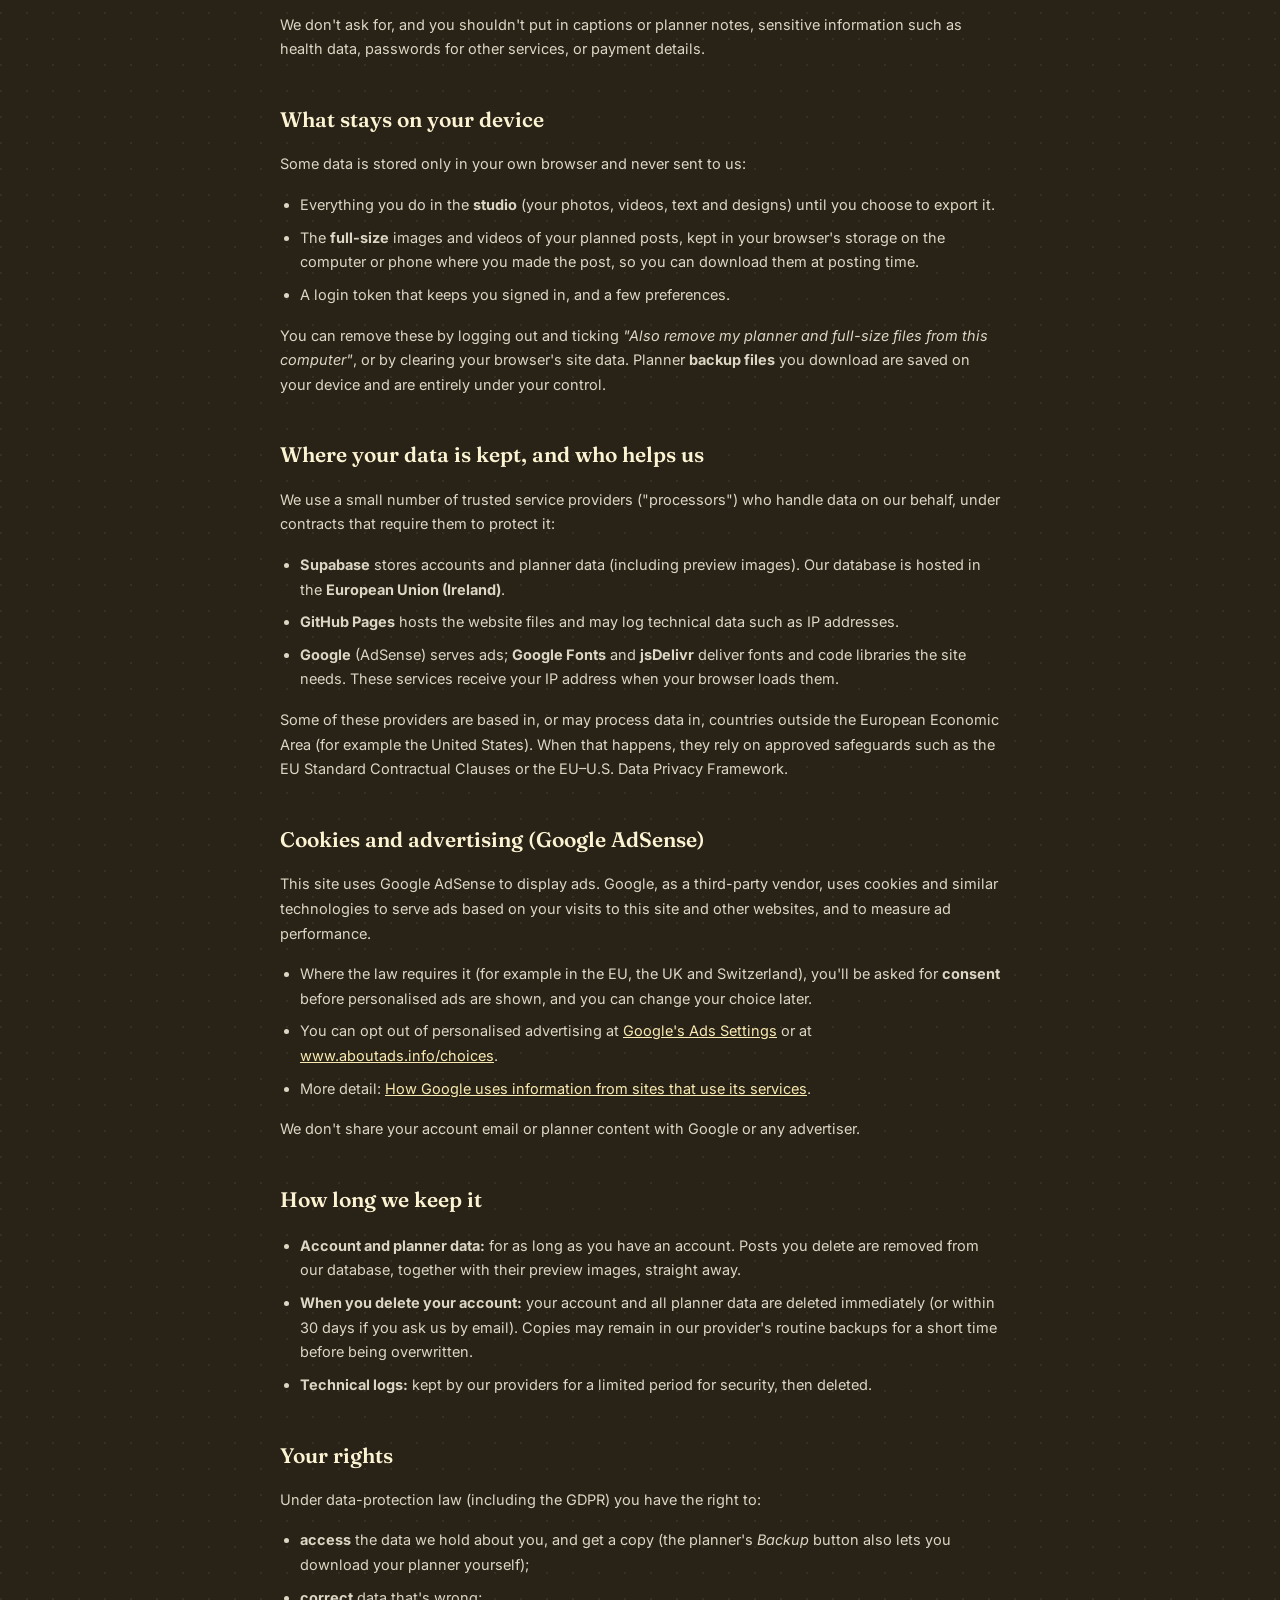
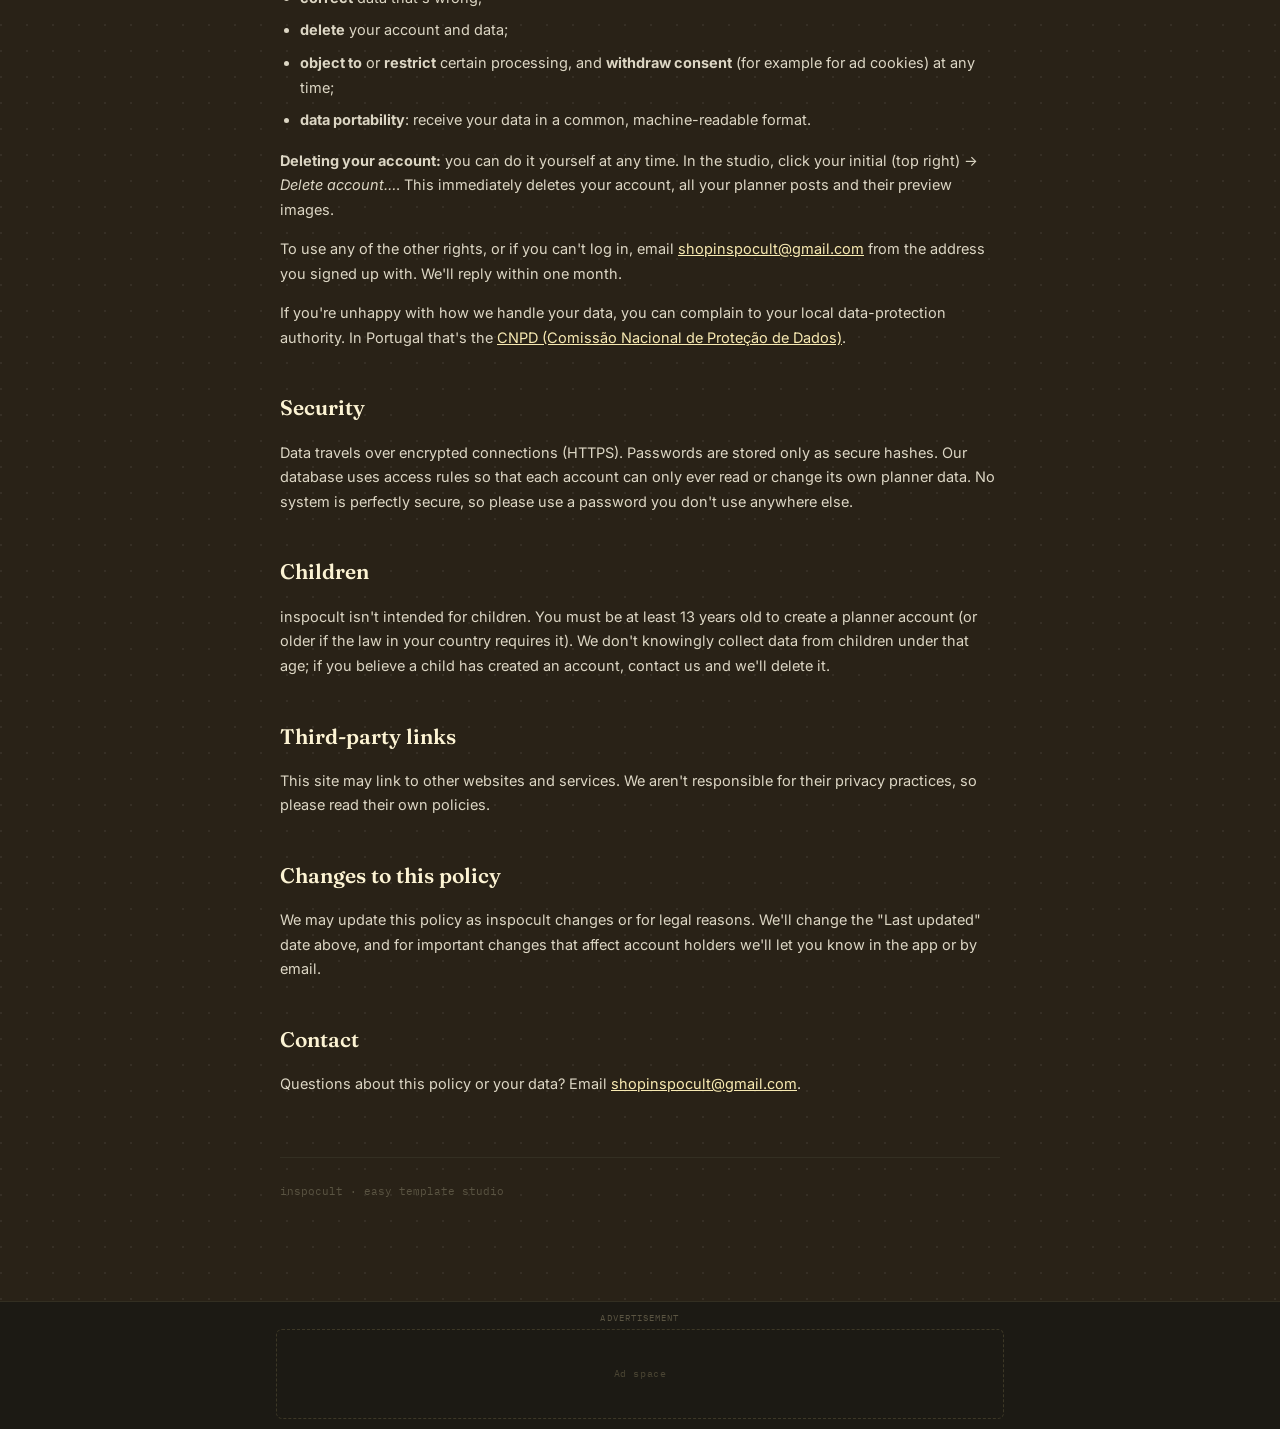
<file: privacy-policy.html>
<!DOCTYPE html>
<html lang="en">
<head>
<meta charset="UTF-8">
<meta name="viewport" content="width=device-width, initial-scale=1.0">
<title>Privacy Policy — inspocult</title>
<meta name="description" content="How inspocult handles your data: the free template studio, planner accounts, and ads.">
<link rel="icon" href="icon-192.png">
<script async src="https://pagead2.googlesyndication.com/pagead/js/adsbygoogle.js?client=ca-pub-4805663093054929" crossorigin="anonymous"></script>
<link rel="preconnect" href="https://fonts.googleapis.com">
<link href="https://fonts.googleapis.com/css2?family=Fraunces:opsz,wght@9..144,400;9..144,500;9..144,600&family=Inter:wght@400;500;600;700&family=IBM+Plex+Mono:wght@400;500&display=swap" rel="stylesheet">
<style>
  :root{
    --ink:#292217;
    --paper:#f6f3ec;
    --line:#332f22;
    --gold:#F5E3A3;      /* butter yellow (was mustard #c9a227) */
    --gold-dim:#FCF3D3;
    --brand-yellow:#F8EAB2;
    --mono:'IBM Plex Mono', monospace;
    --display:'Fraunces', serif;
    --body:'Inter', sans-serif;
  }
  *{box-sizing:border-box;}
  html,body{margin:0; padding:0;}
  body{
    background:var(--ink); color:var(--paper); font-family:var(--body); line-height:1.7;
    background-image: radial-gradient(circle at 1px 1px, rgba(255,255,255,.06) 1px, transparent 1px);
    background-size: 26px 26px;
  }
  .wrap{ max-width:760px; margin:0 auto; padding:0 20px 100px; }
  nav{ display:flex; align-items:center; justify-content:space-between; gap:12px; flex-wrap:wrap; padding:26px 0; }
  .brand{ display:flex; align-items:center; gap:9px; font-family:var(--display); font-size:20px; color:var(--brand-yellow); text-decoration:none; }
  .brand .dot{ width:8px; height:8px; border-radius:50%; background:var(--gold); display:inline-block; }
  .brand small{ font-family:var(--mono); font-size:10px; text-transform:uppercase; letter-spacing:.14em; color:#8b856f; margin-left:4px; }
  nav a.back{ font-family:var(--mono); font-size:11.5px; color:#c9c3ad; text-decoration:none; border:1px solid var(--line); padding:9px 16px; border-radius:7px; }
  nav a.back:hover{ border-color:var(--gold); color:var(--gold-dim); }
  h1{ font-family:var(--display); font-weight:600; font-size:38px; margin:20px 0 6px; line-height:1.2; }
  .updated{ font-family:var(--mono); font-size:11.5px; color:#8b856f; margin-bottom:44px; }
  h2{ font-family:var(--display); font-weight:600; font-size:21px; color:var(--gold-dim); margin:40px 0 12px; }
  h3{ font-family:var(--body); font-weight:600; font-size:15px; color:var(--paper); margin:22px 0 6px; }
  p, li{ font-size:14.5px; color:#dcd6c4; }
  ul{ padding-left:20px; }
  li{ margin-bottom:8px; }
  a{ color:var(--brand-yellow); }
  .box{ background:#332f22; border:1px solid #443f2d; border-radius:12px; padding:20px 24px; margin:20px 0; }
  .box ul{ margin:0; }
  .table-wrap{ overflow-x:auto; margin:16px 0; }
  table{ width:100%; border-collapse:collapse; font-size:13.5px; min-width:520px; }
  th, td{ text-align:left; vertical-align:top; padding:10px 12px; border-bottom:1px solid #443f2d; color:#dcd6c4; }
  th{ font-family:var(--mono); font-size:10.5px; letter-spacing:.1em; text-transform:uppercase; color:#8b856f; font-weight:500; }
  footer{ font-family:var(--mono); font-size:11px; color:#5a5442; margin-top:60px; border-top:1px solid var(--line); padding-top:24px; }

  /* ---------- Bottom ad (one banner per page / tab) ---------- */
  .site-ad-bar{ display:flex; flex-direction:column; align-items:center; gap:4px; padding:8px 12px 10px; border-top:1px solid #332f22; background:#1c1a14; }
  .site-ad-label{ font-family:'IBM Plex Mono', monospace; font-size:9px; letter-spacing:.12em; text-transform:uppercase; color:#5a5442; }
  .site-ad-box{ position:relative; display:flex; align-items:center; justify-content:center; max-width:100%; outline:1px dashed #3d3826; outline-offset:-1px; border-radius:6px; overflow:hidden; }
  .site-ad-box, .site-ad{ width:728px; height:90px; }
  .site-ad{ display:inline-block; position:relative; z-index:1; flex-shrink:0; }
  .site-ad-ph{ position:absolute; font-family:'IBM Plex Mono', monospace; font-size:10px; color:#4a4533; letter-spacing:.06em; pointer-events:none; }
  .site-ad-box:has(.site-ad[data-ad-status="filled"]) .site-ad-ph{ display:none; }
  .site-ad-box:has(.site-ad[data-ad-status="filled"]){ outline-color:transparent; }
  @media (max-width:760px){ .site-ad-box, .site-ad{ width:320px; height:50px; } .site-ad-bar{ padding:5px 8px 6px; } }
</style>
</head>
<body>
  <div class="wrap">
    <nav>
      <a class="brand" href="index.html"><span class="dot"></span>inspocult <small>easy template studio</small></a>
      <a class="back" href="index.html">← Back to inspocult</a>
    </nav>

    <h1>Privacy Policy</h1>
    <p class="updated">Last updated: 8 November 2026</p>

    <p>This page explains what information inspocult ("we", "us") collects, why, where it's kept, and the choices you have. inspocult has two parts: the <b>template studio</b>, which works without an account, and the <b>content planner</b>, which needs a free account so your plans are saved and you can open them on any device.</p>

    <h2>The short version</h2>
    <div class="box">
      <ul>
        <li><b>The studio needs no account.</b> Photos, videos and designs you make there stay in your browser and are never uploaded to us.</li>
        <li><b>The planner needs an account</b> (email + password). We store your planned posts: dates, captions, hashtags, titles and <b>small preview images</b> (about 50 KB each). Your <b>full-size</b> photos and videos are <b>not</b> uploaded; they stay on the device where you made the post.</li>
        <li><b>Cutout stickers</b> are made on your own computer: the background is removed in your browser and the photo is not sent anywhere. Only the finished sticker is saved to your account, and only if you save it.</li>
        <li><b>We don't sell your data</b> and we don't use your planner content for advertising.</li>
        <li><b>The site shows ads</b> through Google AdSense to stay free. Google uses cookies for this, which you can control (details below).</li>
        <li>You can ask us to <b>see, download or delete</b> your data at any time.</li>
      </ul>
    </div>

    <h2>Who is responsible for your data</h2>
    <p>inspocult is the data controller for the information described here. You can reach us at <a href="mailto:shopinspocult@gmail.com">shopinspocult@gmail.com</a> for any privacy question or request.</p>

    <h2>What we collect, and why</h2>
    <div class="table-wrap">
      <table>
        <thead><tr><th>Information</th><th>Why we use it</th><th>Legal basis (GDPR)</th></tr></thead>
        <tbody>
          <tr><td><b>Account:</b> your email address and password (stored only as a secure hash, never readable by us)</td><td>To create your account, log you in and keep your planner private to you</td><td>Providing the service you asked for (contract)</td></tr>
          <tr><td><b>Planner content:</b> post dates and times, chosen platforms and formats, captions, hashtags, YouTube titles, status, the original file names, and small preview images of your slides; plus any "current posts" images you add to the feed preview, and the stickers you save (cut-out images)</td><td>To save your planner to your account and show it on every device you log in to</td><td>Providing the service you asked for (contract)</td></tr>
          <tr><td><b>Technical data:</b> IP address, browser and device type, times of access, error logs</td><td>Security, preventing abuse, and keeping the service running. Recorded automatically by our hosting and database providers</td><td>Our legitimate interest in a secure, working service</td></tr>
          <tr><td><b>Advertising cookies and identifiers</b> (set by Google)</td><td>Showing ads that keep inspocult free, and measuring them</td><td>Your consent, where the law requires it</td></tr>
        </tbody>
      </table>
    </div>
    <p>We don't ask for, and you shouldn't put in captions or planner notes, sensitive information such as health data, passwords for other services, or payment details.</p>

    <h2>What stays on your device</h2>
    <p>Some data is stored only in your own browser and never sent to us:</p>
    <ul>
      <li>Everything you do in the <b>studio</b> (your photos, videos, text and designs) until you choose to export it.</li>
      <li>The <b>full-size</b> images and videos of your planned posts, kept in your browser's storage on the computer or phone where you made the post, so you can download them at posting time.</li>
      <li>A login token that keeps you signed in, and a few preferences.</li>
    </ul>
    <p>You can remove these by logging out and ticking <i>"Also remove my planner and full-size files from this computer"</i>, or by clearing your browser's site data. Planner <b>backup files</b> you download are saved on your device and are entirely under your control.</p>

    <h2>Where your data is kept, and who helps us</h2>
    <p>We use a small number of trusted service providers ("processors") who handle data on our behalf, under contracts that require them to protect it:</p>
    <ul>
      <li><b>Supabase</b> stores accounts and planner data (including preview images). Our database is hosted in the <b>European Union (Ireland)</b>.</li>
      <li><b>GitHub Pages</b> hosts the website files and may log technical data such as IP addresses.</li>
      <li><b>Google</b> (AdSense) serves ads; <b>Google Fonts</b> and <b>jsDelivr</b> deliver fonts and code libraries the site needs. These services receive your IP address when your browser loads them.</li>
    </ul>
    <p>Some of these providers are based in, or may process data in, countries outside the European Economic Area (for example the United States). When that happens, they rely on approved safeguards such as the EU Standard Contractual Clauses or the EU–U.S. Data Privacy Framework.</p>

    <h2>Cookies and advertising (Google AdSense)</h2>
    <p>This site uses Google AdSense to display ads. Google, as a third-party vendor, uses cookies and similar technologies to serve ads based on your visits to this site and other websites, and to measure ad performance.</p>
    <ul>
      <li>Where the law requires it (for example in the EU, the UK and Switzerland), you'll be asked for <b>consent</b> before personalised ads are shown, and you can change your choice later.</li>
      <li>You can opt out of personalised advertising at <a href="https://adssettings.google.com" target="_blank" rel="noopener">Google's Ads Settings</a> or at <a href="https://www.aboutads.info/choices" target="_blank" rel="noopener">www.aboutads.info/choices</a>.</li>
      <li>More detail: <a href="https://policies.google.com/technologies/partner-sites" target="_blank" rel="noopener">How Google uses information from sites that use its services</a>.</li>
    </ul>
    <p>We don't share your account email or planner content with Google or any advertiser.</p>

    <h2>How long we keep it</h2>
    <ul>
      <li><b>Account and planner data:</b> for as long as you have an account. Posts you delete are removed from our database, together with their preview images, straight away.</li>
      <li><b>When you delete your account:</b> your account and all planner data are deleted immediately (or within 30 days if you ask us by email). Copies may remain in our provider's routine backups for a short time before being overwritten.</li>
      <li><b>Technical logs:</b> kept by our providers for a limited period for security, then deleted.</li>
    </ul>

    <h2>Your rights</h2>
    <p>Under data-protection law (including the GDPR) you have the right to:</p>
    <ul>
      <li><b>access</b> the data we hold about you, and get a copy (the planner's <i>Backup</i> button also lets you download your planner yourself);</li>
      <li><b>correct</b> data that's wrong;</li>
      <li><b>delete</b> your account and data;</li>
      <li><b>object to</b> or <b>restrict</b> certain processing, and <b>withdraw consent</b> (for example for ad cookies) at any time;</li>
      <li><b>data portability</b>: receive your data in a common, machine-readable format.</li>
    </ul>
    <p><b>Deleting your account:</b> you can do it yourself at any time. In the studio, click your initial (top right) → <i>Delete account…</i>. This immediately deletes your account, all your planner posts and their preview images.</p>
    <p>To use any of the other rights, or if you can't log in, email <a href="mailto:shopinspocult@gmail.com">shopinspocult@gmail.com</a> from the address you signed up with. We'll reply within one month.</p>
    <p>If you're unhappy with how we handle your data, you can complain to your local data-protection authority. In Portugal that's the <a href="https://www.cnpd.pt" target="_blank" rel="noopener">CNPD (Comissão Nacional de Proteção de Dados)</a>.</p>

    <h2>Security</h2>
    <p>Data travels over encrypted connections (HTTPS). Passwords are stored only as secure hashes. Our database uses access rules so that each account can only ever read or change its own planner data. No system is perfectly secure, so please use a password you don't use anywhere else.</p>

    <h2>Children</h2>
    <p>inspocult isn't intended for children. You must be at least 13 years old to create a planner account (or older if the law in your country requires it). We don't knowingly collect data from children under that age; if you believe a child has created an account, contact us and we'll delete it.</p>

    <h2>Third-party links</h2>
    <p>This site may link to other websites and services. We aren't responsible for their privacy practices, so please read their own policies.</p>

    <h2>Changes to this policy</h2>
    <p>We may update this policy as inspocult changes or for legal reasons. We'll change the "Last updated" date above, and for important changes that affect account holders we'll let you know in the app or by email.</p>

    <h2>Contact</h2>
    <p>Questions about this policy or your data? Email <a href="mailto:shopinspocult@gmail.com">shopinspocult@gmail.com</a>.</p>

    <footer>
      inspocult · easy template studio
    </footer>
  </div>
  <div class="site-ad-bar">
    <div class="site-ad-label">Advertisement</div>
    <div class="site-ad-box"><span class="site-ad-ph">Ad space</span>
      <ins class="adsbygoogle site-ad" data-ad-client="ca-pub-4805663093054929" data-ad-slot="0000000002"></ins>
    </div>
  </div>
  <script>try { (window.adsbygoogle = window.adsbygoogle || []).push({}); } catch(e) {}</script>
</body>
</html>
</file>
